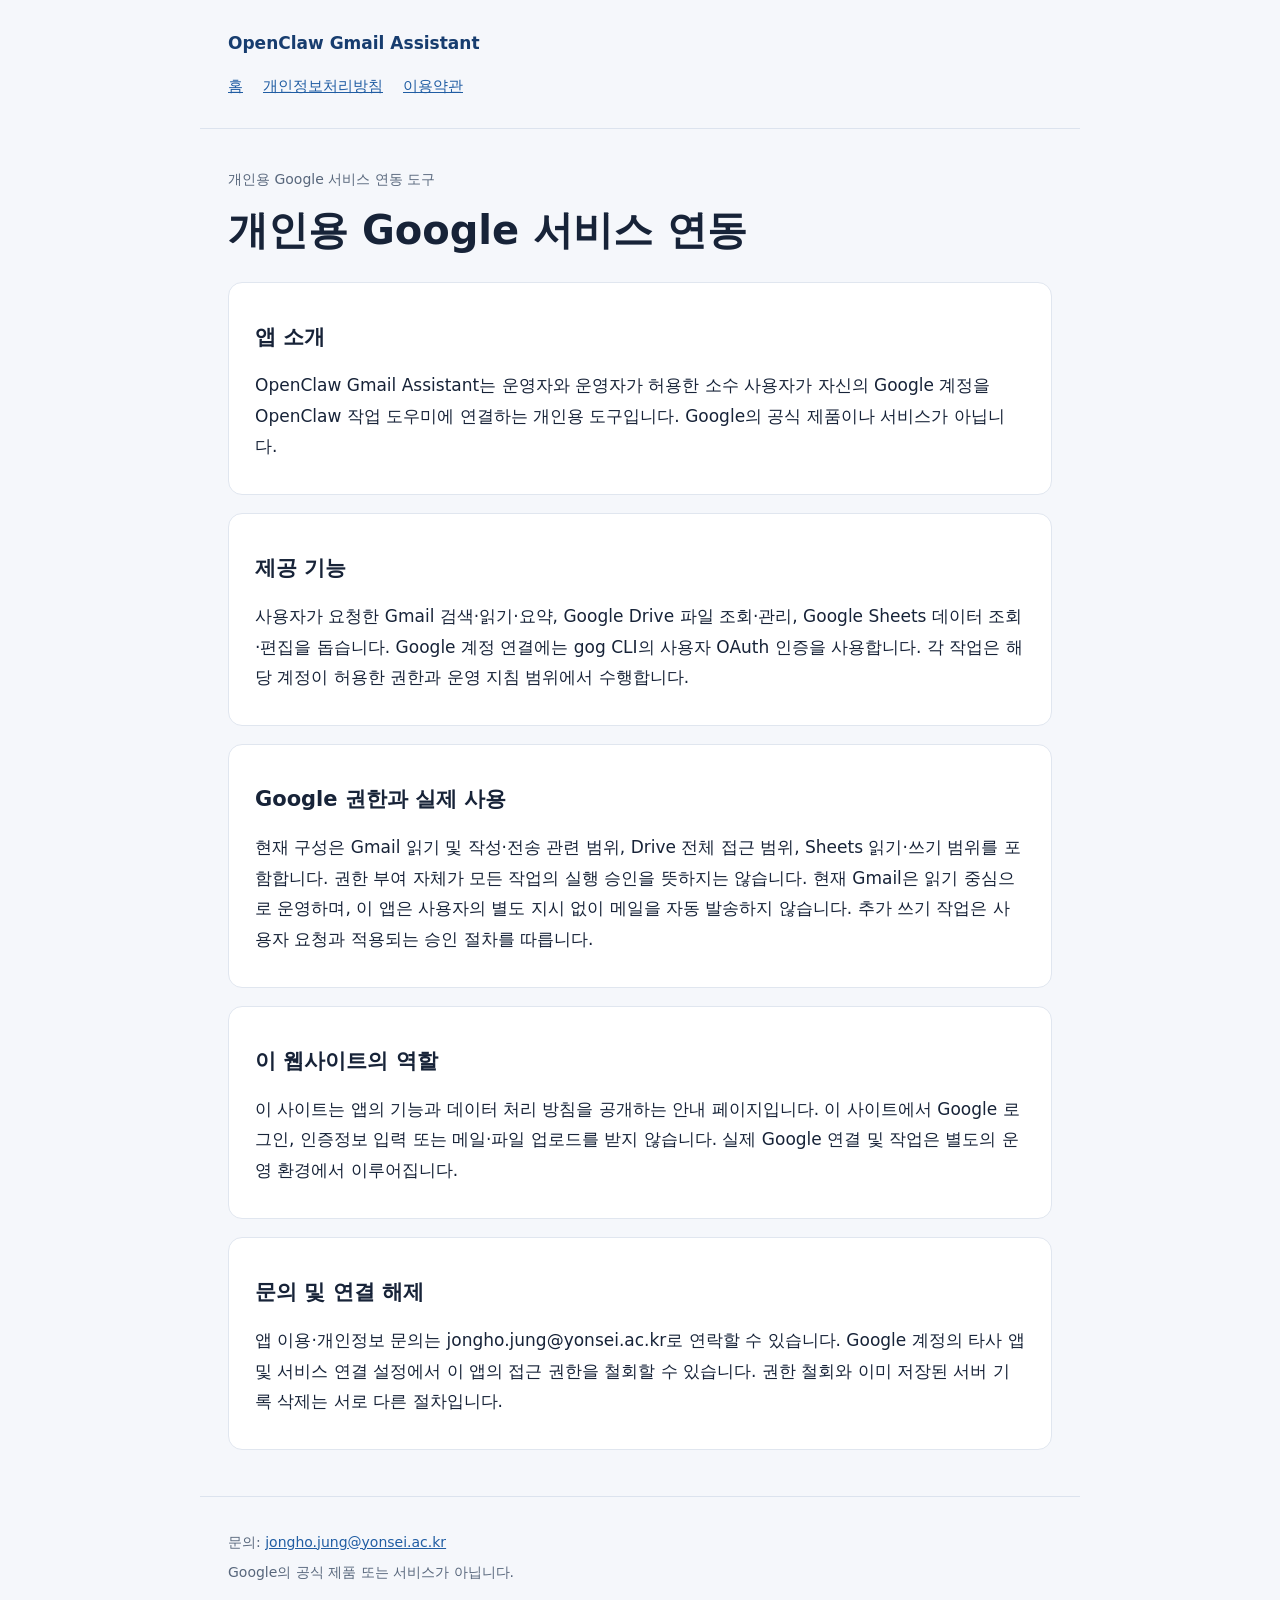
<file: index.html>
<!doctype html>
<html lang="ko"><head><meta charset="utf-8"><meta name="viewport" content="width=device-width,initial-scale=1"><meta name="description" content="개인용 Google 서비스 연동 — 개인용 Google 서비스 연동 도구의 기능, 개인정보 처리 및 이용 조건 안내"><title>개인용 Google 서비스 연동 | OpenClaw Gmail Assistant</title><link rel="stylesheet" href="style.css"></head><body><header><a class="brand" href="./">OpenClaw Gmail Assistant</a><nav aria-label="주요 메뉴"><a href="./">홈</a><a href="privacy.html">개인정보처리방침</a><a href="terms.html">이용약관</a></nav></header><main><p class="eyebrow">개인용 Google 서비스 연동 도구</p><h1>개인용 Google 서비스 연동</h1><section><h2>앱 소개</h2><p>OpenClaw Gmail Assistant는 운영자와 운영자가 허용한 소수 사용자가 자신의 Google 계정을 OpenClaw 작업 도우미에 연결하는 개인용 도구입니다. Google의 공식 제품이나 서비스가 아닙니다.</p></section><section><h2>제공 기능</h2><p>사용자가 요청한 Gmail 검색·읽기·요약, Google Drive 파일 조회·관리, Google Sheets 데이터 조회·편집을 돕습니다. Google 계정 연결에는 gog CLI의 사용자 OAuth 인증을 사용합니다. 각 작업은 해당 계정이 허용한 권한과 운영 지침 범위에서 수행합니다.</p></section><section><h2>Google 권한과 실제 사용</h2><p>현재 구성은 Gmail 읽기 및 작성·전송 관련 범위, Drive 전체 접근 범위, Sheets 읽기·쓰기 범위를 포함합니다. 권한 부여 자체가 모든 작업의 실행 승인을 뜻하지는 않습니다. 현재 Gmail은 읽기 중심으로 운영하며, 이 앱은 사용자의 별도 지시 없이 메일을 자동 발송하지 않습니다. 추가 쓰기 작업은 사용자 요청과 적용되는 승인 절차를 따릅니다.</p></section><section><h2>이 웹사이트의 역할</h2><p>이 사이트는 앱의 기능과 데이터 처리 방침을 공개하는 안내 페이지입니다. 이 사이트에서 Google 로그인, 인증정보 입력 또는 메일·파일 업로드를 받지 않습니다. 실제 Google 연결 및 작업은 별도의 운영 환경에서 이루어집니다.</p></section><section><h2>문의 및 연결 해제</h2><p>앱 이용·개인정보 문의는 jongho.jung@yonsei.ac.kr로 연락할 수 있습니다. Google 계정의 타사 앱 및 서비스 연결 설정에서 이 앱의 접근 권한을 철회할 수 있습니다. 권한 철회와 이미 저장된 서버 기록 삭제는 서로 다른 절차입니다.</p></section></main><footer><p>문의: <a href="mailto:jongho.jung@yonsei.ac.kr">jongho.jung@yonsei.ac.kr</a></p><p>Google의 공식 제품 또는 서비스가 아닙니다.</p></footer></body></html>
</file>
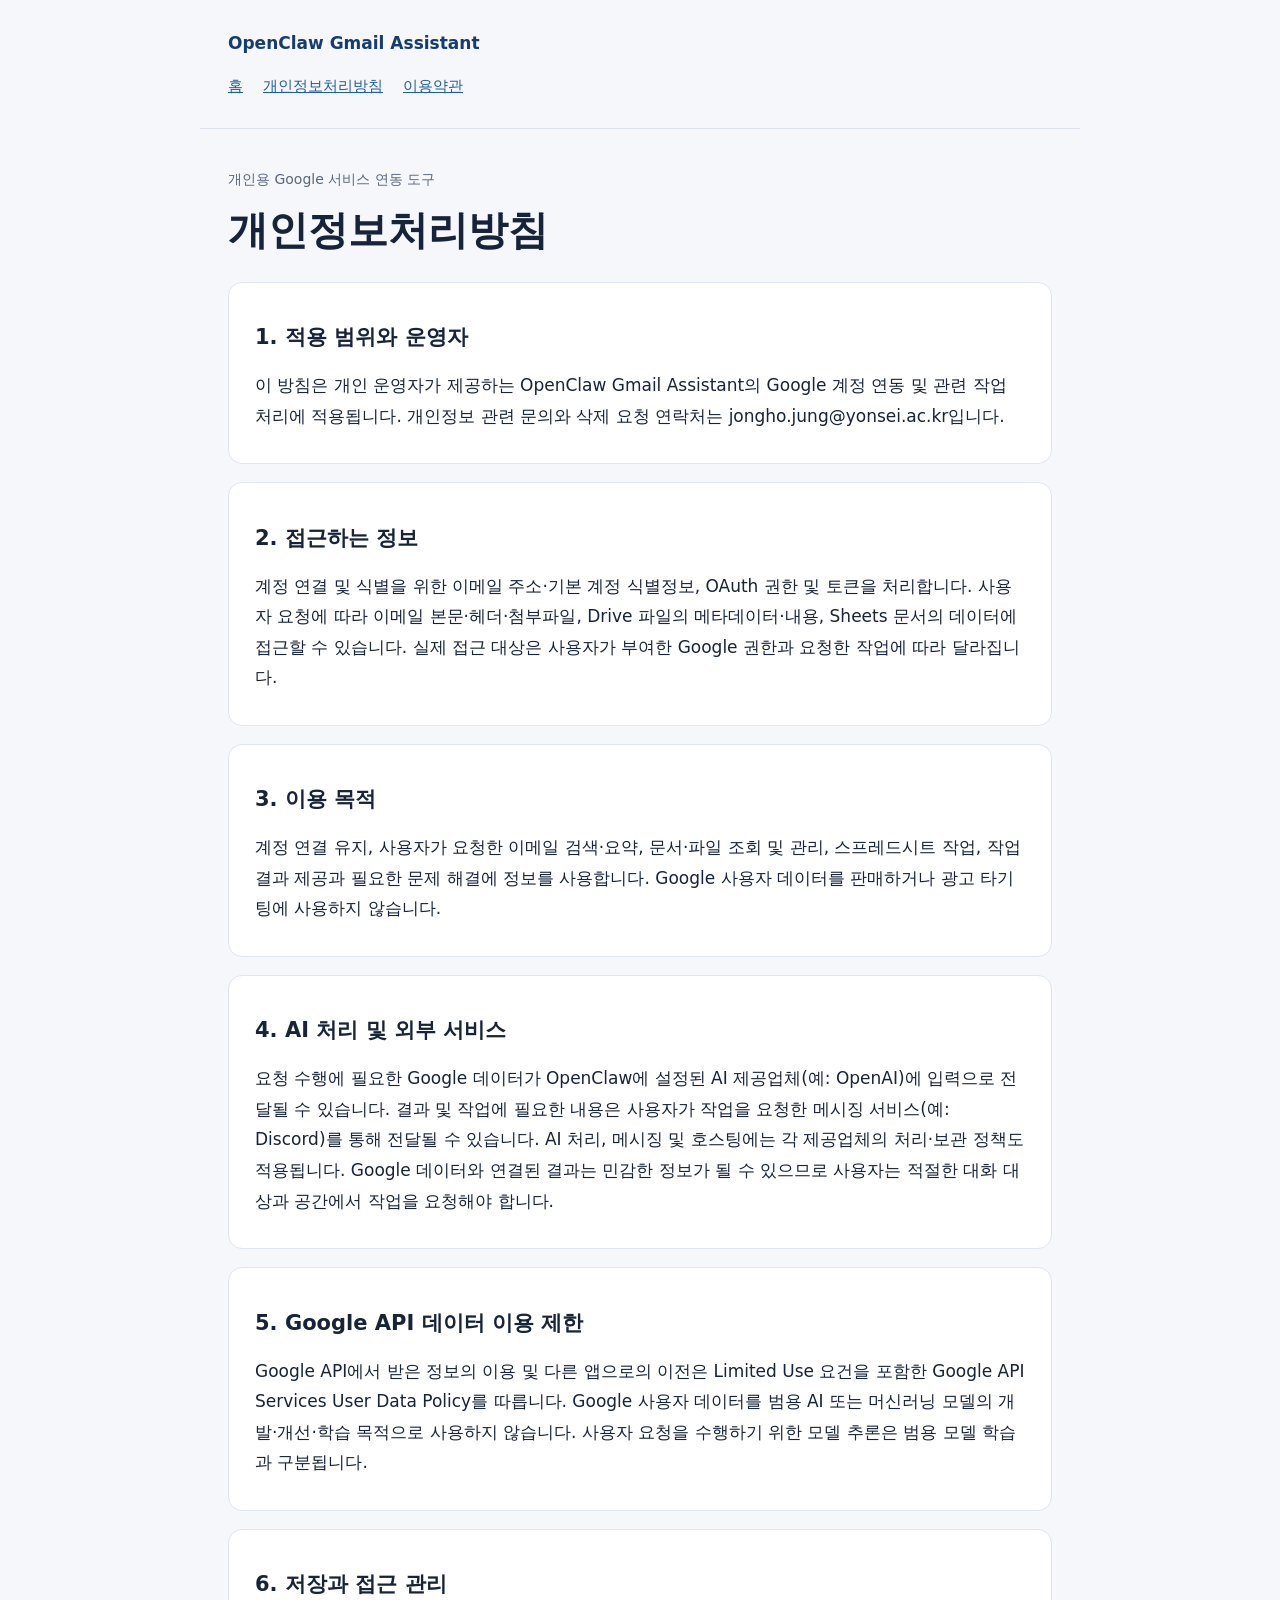
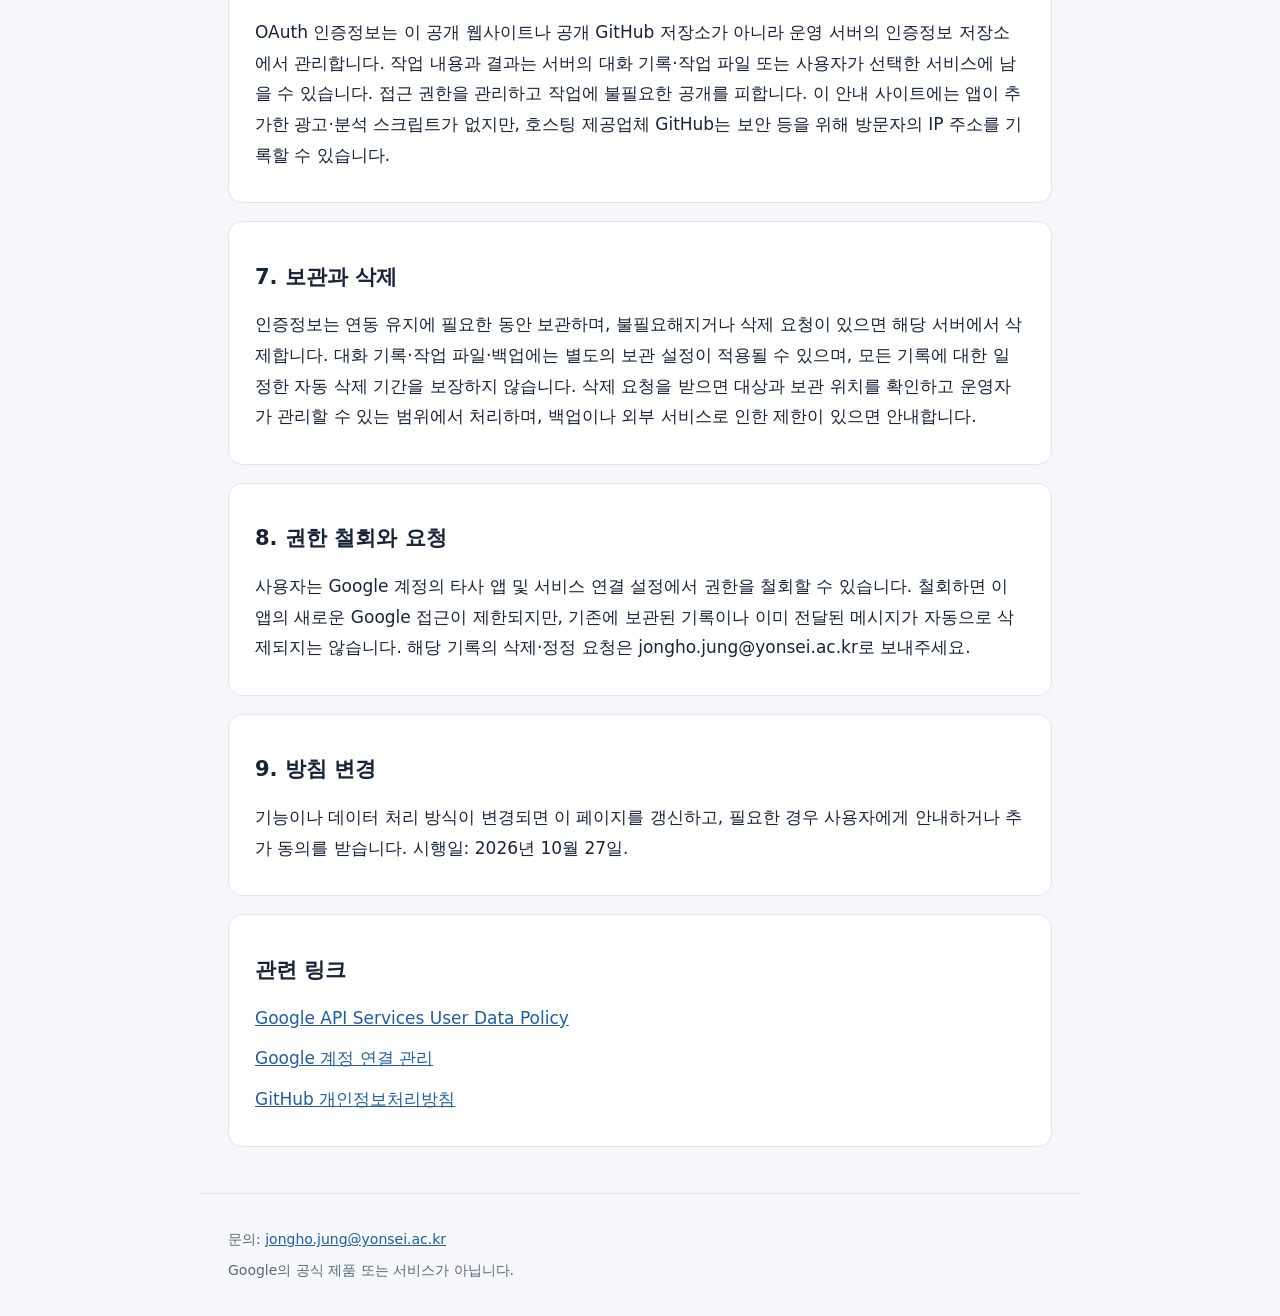
<file: privacy.html>
<!doctype html>
<html lang="ko"><head><meta charset="utf-8"><meta name="viewport" content="width=device-width,initial-scale=1"><meta name="description" content="개인정보처리방침 — 개인용 Google 서비스 연동 도구의 기능, 개인정보 처리 및 이용 조건 안내"><title>개인정보처리방침 | OpenClaw Gmail Assistant</title><link rel="stylesheet" href="style.css"></head><body><header><a class="brand" href="./">OpenClaw Gmail Assistant</a><nav aria-label="주요 메뉴"><a href="./">홈</a><a href="privacy.html">개인정보처리방침</a><a href="terms.html">이용약관</a></nav></header><main><p class="eyebrow">개인용 Google 서비스 연동 도구</p><h1>개인정보처리방침</h1><section><h2>1. 적용 범위와 운영자</h2><p>이 방침은 개인 운영자가 제공하는 OpenClaw Gmail Assistant의 Google 계정 연동 및 관련 작업 처리에 적용됩니다. 개인정보 관련 문의와 삭제 요청 연락처는 jongho.jung@yonsei.ac.kr입니다.</p></section><section><h2>2. 접근하는 정보</h2><p>계정 연결 및 식별을 위한 이메일 주소·기본 계정 식별정보, OAuth 권한 및 토큰을 처리합니다. 사용자 요청에 따라 이메일 본문·헤더·첨부파일, Drive 파일의 메타데이터·내용, Sheets 문서의 데이터에 접근할 수 있습니다. 실제 접근 대상은 사용자가 부여한 Google 권한과 요청한 작업에 따라 달라집니다.</p></section><section><h2>3. 이용 목적</h2><p>계정 연결 유지, 사용자가 요청한 이메일 검색·요약, 문서·파일 조회 및 관리, 스프레드시트 작업, 작업 결과 제공과 필요한 문제 해결에 정보를 사용합니다. Google 사용자 데이터를 판매하거나 광고 타기팅에 사용하지 않습니다.</p></section><section><h2>4. AI 처리 및 외부 서비스</h2><p>요청 수행에 필요한 Google 데이터가 OpenClaw에 설정된 AI 제공업체(예: OpenAI)에 입력으로 전달될 수 있습니다. 결과 및 작업에 필요한 내용은 사용자가 작업을 요청한 메시징 서비스(예: Discord)를 통해 전달될 수 있습니다. AI 처리, 메시징 및 호스팅에는 각 제공업체의 처리·보관 정책도 적용됩니다. Google 데이터와 연결된 결과는 민감한 정보가 될 수 있으므로 사용자는 적절한 대화 대상과 공간에서 작업을 요청해야 합니다.</p></section><section><h2>5. Google API 데이터 이용 제한</h2><p>Google API에서 받은 정보의 이용 및 다른 앱으로의 이전은 Limited Use 요건을 포함한 Google API Services User Data Policy를 따릅니다. Google 사용자 데이터를 범용 AI 또는 머신러닝 모델의 개발·개선·학습 목적으로 사용하지 않습니다. 사용자 요청을 수행하기 위한 모델 추론은 범용 모델 학습과 구분됩니다.</p></section><section><h2>6. 저장과 접근 관리</h2><p>OAuth 인증정보는 이 공개 웹사이트나 공개 GitHub 저장소가 아니라 운영 서버의 인증정보 저장소에서 관리합니다. 작업 내용과 결과는 서버의 대화 기록·작업 파일 또는 사용자가 선택한 서비스에 남을 수 있습니다. 접근 권한을 관리하고 작업에 불필요한 공개를 피합니다. 이 안내 사이트에는 앱이 추가한 광고·분석 스크립트가 없지만, 호스팅 제공업체 GitHub는 보안 등을 위해 방문자의 IP 주소를 기록할 수 있습니다.</p></section><section><h2>7. 보관과 삭제</h2><p>인증정보는 연동 유지에 필요한 동안 보관하며, 불필요해지거나 삭제 요청이 있으면 해당 서버에서 삭제합니다. 대화 기록·작업 파일·백업에는 별도의 보관 설정이 적용될 수 있으며, 모든 기록에 대한 일정한 자동 삭제 기간을 보장하지 않습니다. 삭제 요청을 받으면 대상과 보관 위치를 확인하고 운영자가 관리할 수 있는 범위에서 처리하며, 백업이나 외부 서비스로 인한 제한이 있으면 안내합니다.</p></section><section><h2>8. 권한 철회와 요청</h2><p>사용자는 Google 계정의 타사 앱 및 서비스 연결 설정에서 권한을 철회할 수 있습니다. 철회하면 이 앱의 새로운 Google 접근이 제한되지만, 기존에 보관된 기록이나 이미 전달된 메시지가 자동으로 삭제되지는 않습니다. 해당 기록의 삭제·정정 요청은 jongho.jung@yonsei.ac.kr로 보내주세요.</p></section><section><h2>9. 방침 변경</h2><p>기능이나 데이터 처리 방식이 변경되면 이 페이지를 갱신하고, 필요한 경우 사용자에게 안내하거나 추가 동의를 받습니다. 시행일: 2026년 10월 27일.</p></section><section><h2>관련 링크</h2><p><a href="https://developers.google.com/terms/api-services-user-data-policy">Google API Services User Data Policy</a></p><p><a href="https://myaccount.google.com/connections">Google 계정 연결 관리</a></p><p><a href="https://docs.github.com/en/site-policy/privacy-policies/github-general-privacy-statement">GitHub 개인정보처리방침</a></p></section></main><footer><p>문의: <a href="mailto:jongho.jung@yonsei.ac.kr">jongho.jung@yonsei.ac.kr</a></p><p>Google의 공식 제품 또는 서비스가 아닙니다.</p></footer></body></html>
</file>
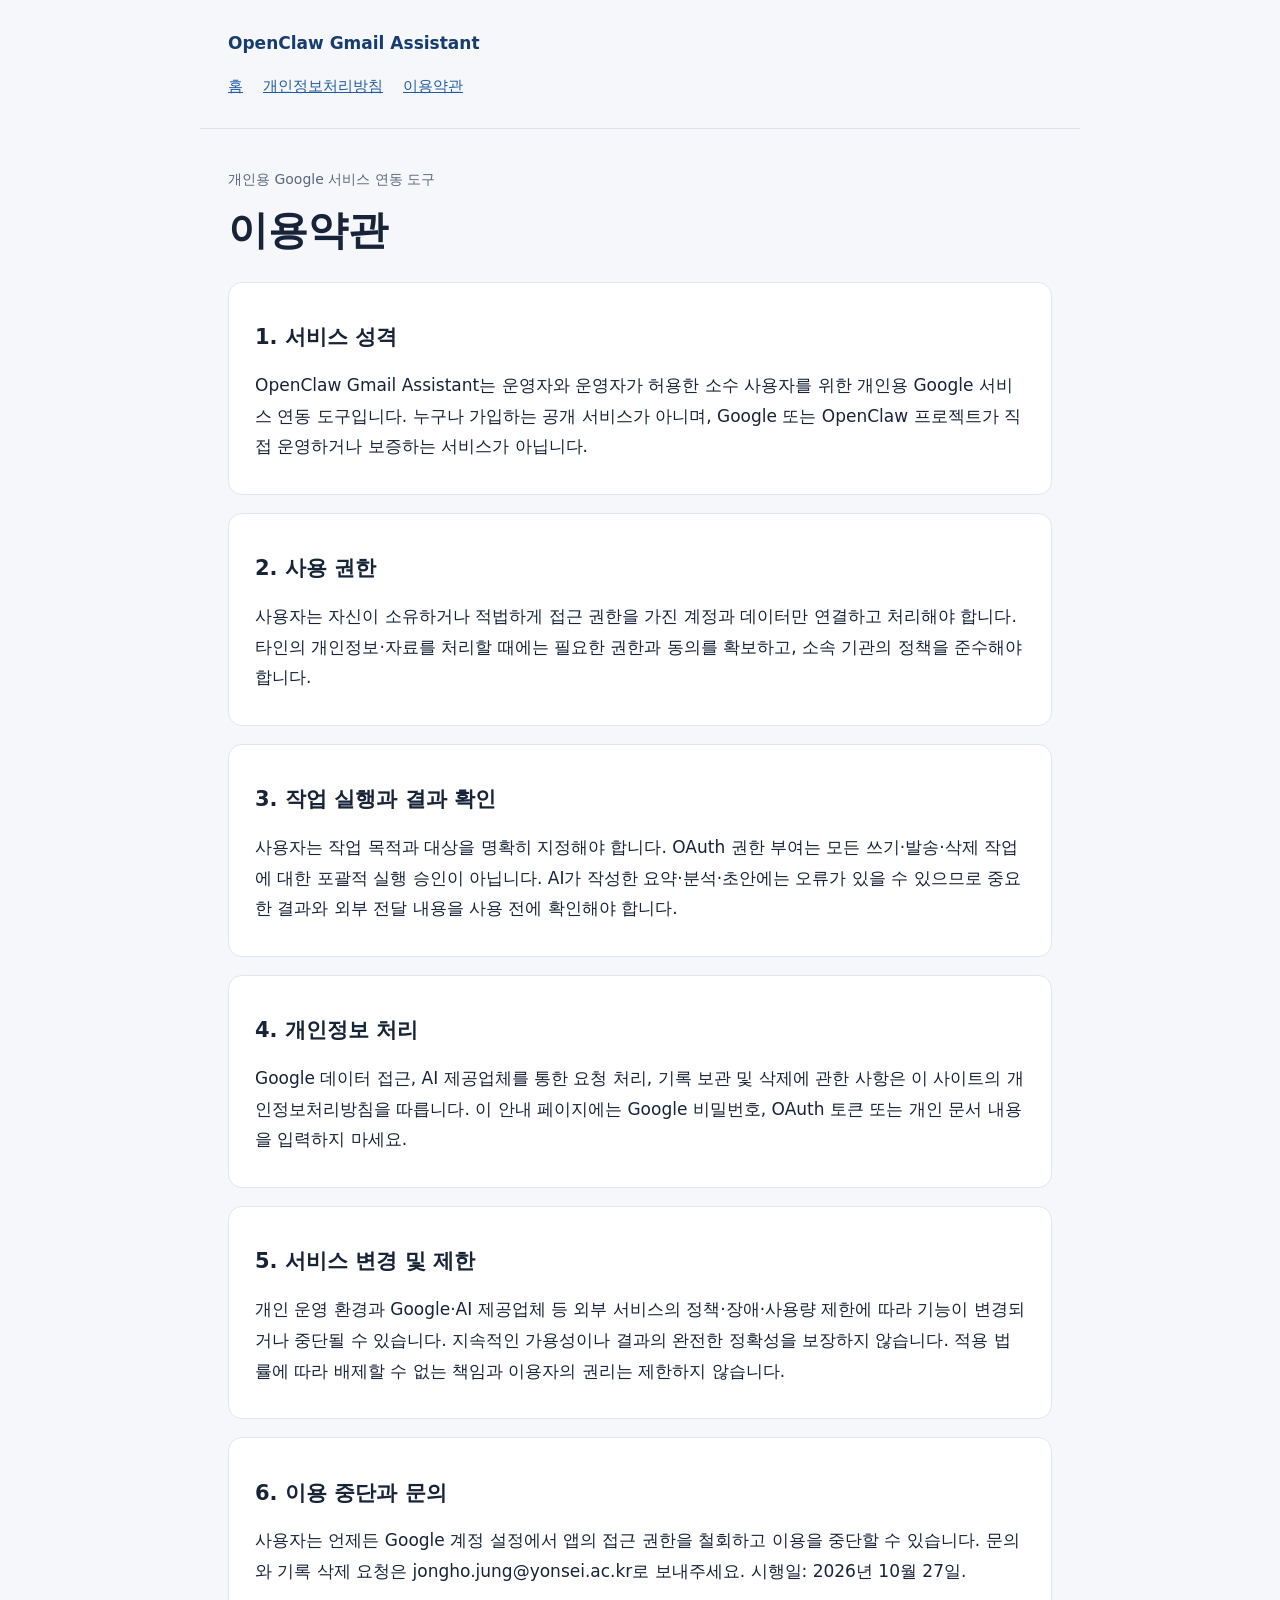
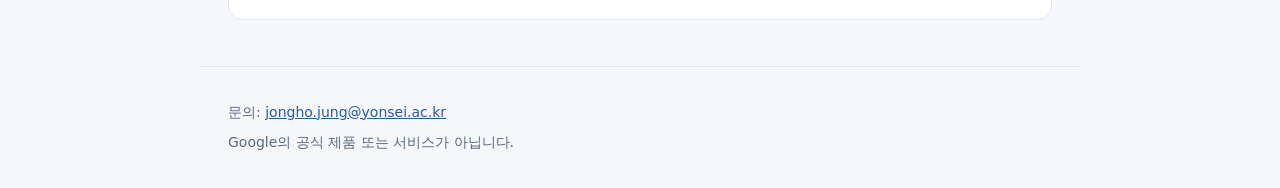
<file: terms.html>
<!doctype html>
<html lang="ko"><head><meta charset="utf-8"><meta name="viewport" content="width=device-width,initial-scale=1"><meta name="description" content="이용약관 — 개인용 Google 서비스 연동 도구의 기능, 개인정보 처리 및 이용 조건 안내"><title>이용약관 | OpenClaw Gmail Assistant</title><link rel="stylesheet" href="style.css"></head><body><header><a class="brand" href="./">OpenClaw Gmail Assistant</a><nav aria-label="주요 메뉴"><a href="./">홈</a><a href="privacy.html">개인정보처리방침</a><a href="terms.html">이용약관</a></nav></header><main><p class="eyebrow">개인용 Google 서비스 연동 도구</p><h1>이용약관</h1><section><h2>1. 서비스 성격</h2><p>OpenClaw Gmail Assistant는 운영자와 운영자가 허용한 소수 사용자를 위한 개인용 Google 서비스 연동 도구입니다. 누구나 가입하는 공개 서비스가 아니며, Google 또는 OpenClaw 프로젝트가 직접 운영하거나 보증하는 서비스가 아닙니다.</p></section><section><h2>2. 사용 권한</h2><p>사용자는 자신이 소유하거나 적법하게 접근 권한을 가진 계정과 데이터만 연결하고 처리해야 합니다. 타인의 개인정보·자료를 처리할 때에는 필요한 권한과 동의를 확보하고, 소속 기관의 정책을 준수해야 합니다.</p></section><section><h2>3. 작업 실행과 결과 확인</h2><p>사용자는 작업 목적과 대상을 명확히 지정해야 합니다. OAuth 권한 부여는 모든 쓰기·발송·삭제 작업에 대한 포괄적 실행 승인이 아닙니다. AI가 작성한 요약·분석·초안에는 오류가 있을 수 있으므로 중요한 결과와 외부 전달 내용을 사용 전에 확인해야 합니다.</p></section><section><h2>4. 개인정보 처리</h2><p>Google 데이터 접근, AI 제공업체를 통한 요청 처리, 기록 보관 및 삭제에 관한 사항은 이 사이트의 개인정보처리방침을 따릅니다. 이 안내 페이지에는 Google 비밀번호, OAuth 토큰 또는 개인 문서 내용을 입력하지 마세요.</p></section><section><h2>5. 서비스 변경 및 제한</h2><p>개인 운영 환경과 Google·AI 제공업체 등 외부 서비스의 정책·장애·사용량 제한에 따라 기능이 변경되거나 중단될 수 있습니다. 지속적인 가용성이나 결과의 완전한 정확성을 보장하지 않습니다. 적용 법률에 따라 배제할 수 없는 책임과 이용자의 권리는 제한하지 않습니다.</p></section><section><h2>6. 이용 중단과 문의</h2><p>사용자는 언제든 Google 계정 설정에서 앱의 접근 권한을 철회하고 이용을 중단할 수 있습니다. 문의와 기록 삭제 요청은 jongho.jung@yonsei.ac.kr로 보내주세요. 시행일: 2026년 10월 27일.</p></section></main><footer><p>문의: <a href="mailto:jongho.jung@yonsei.ac.kr">jongho.jung@yonsei.ac.kr</a></p><p>Google의 공식 제품 또는 서비스가 아닙니다.</p></footer></body></html>
</file>
<file: style.css>
*{box-sizing:border-box}body{margin:0;background:#f5f7fb;color:#172338;font:17px/1.8 system-ui,-apple-system,"Segoe UI",sans-serif}header,main,footer{max-width:880px;margin:auto;padding:28px}header{border-bottom:1px solid #dce3ee}.brand{font-weight:750;color:#173d6f;text-decoration:none}nav{display:flex;gap:20px;flex-wrap:wrap;margin-top:14px;font-size:15px}a{color:#205da3}a:focus-visible{outline:3px solid #c08817;outline-offset:4px}h1{font-size:clamp(28px,5vw,40px);line-height:1.3;margin:12px 0 26px}h2{font-size:21px;line-height:1.45}section{background:white;border:1px solid #e0e6ef;border-radius:14px;padding:22px 26px;margin:18px 0}p{margin:10px 0;overflow-wrap:anywhere}.eyebrow,footer{color:#58677c;font-size:14px}footer{border-top:1px solid #dce3ee}footer p{margin:5px 0}@media(max-width:550px){header,main,footer{padding:20px}section{padding:18px}nav{gap:14px}}
</file>
